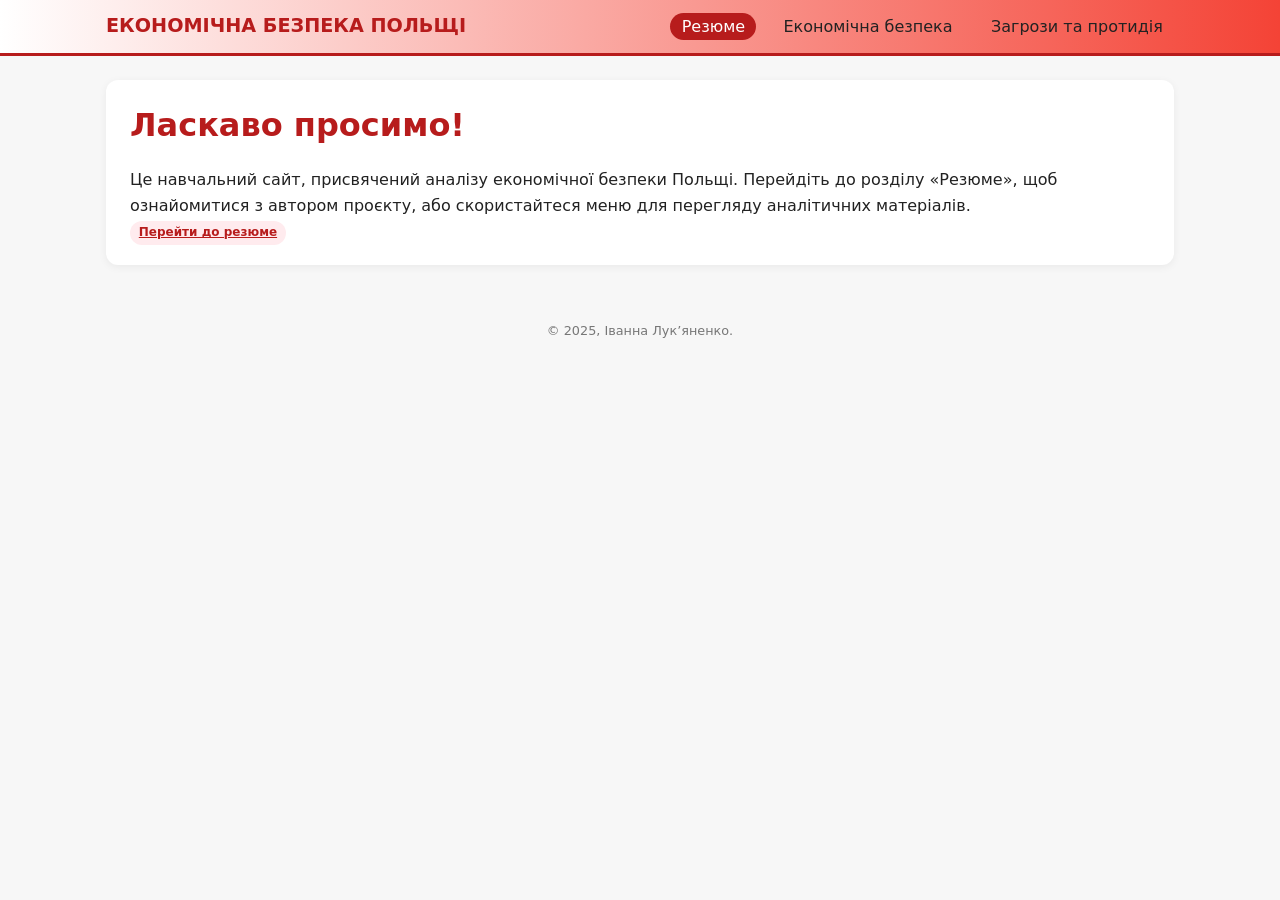
<file: index.html>
<!-- index.html -->
<!DOCTYPE html>
<html lang="uk">
<head>
    <meta charset="UTF-8">
    <title>Головна – Економічна безпека Польщі</title>
    <link rel="stylesheet" href="style.css">
</head>
<body>
<header>
    <nav class="navbar">
        <div class="logo">Економічна безпека польщі</div>
        <ul>
            <li><a href="index.html" class="active">Резюме</a></li>
            <li><a href="economy.html">Економічна безпека</a></li>
            <li><a href="threats.html">Загрози та протидія</a></li>
        </ul>
    </nav>
</header>

<main class="main">
    <!-- Можна просто скопіювати вміст з resume.html -->
    <section class="section">
        <h1>Ласкаво просимо!</h1>
        <p>Це навчальний сайт, присвячений аналізу економічної безпеки Польщі. 
            Перейдіть до розділу «Резюме», щоб ознайомитися з автором проєкту, 
            або скористайтеся меню для перегляду аналітичних матеріалів.</p>
        <p><a href="resume.html" class="badge">Перейти до резюме</a></p>
    </section>
</main>

<footer>
    © 2025, Іванна Лук’яненко.
</footer>
</body>
</html>
</file>
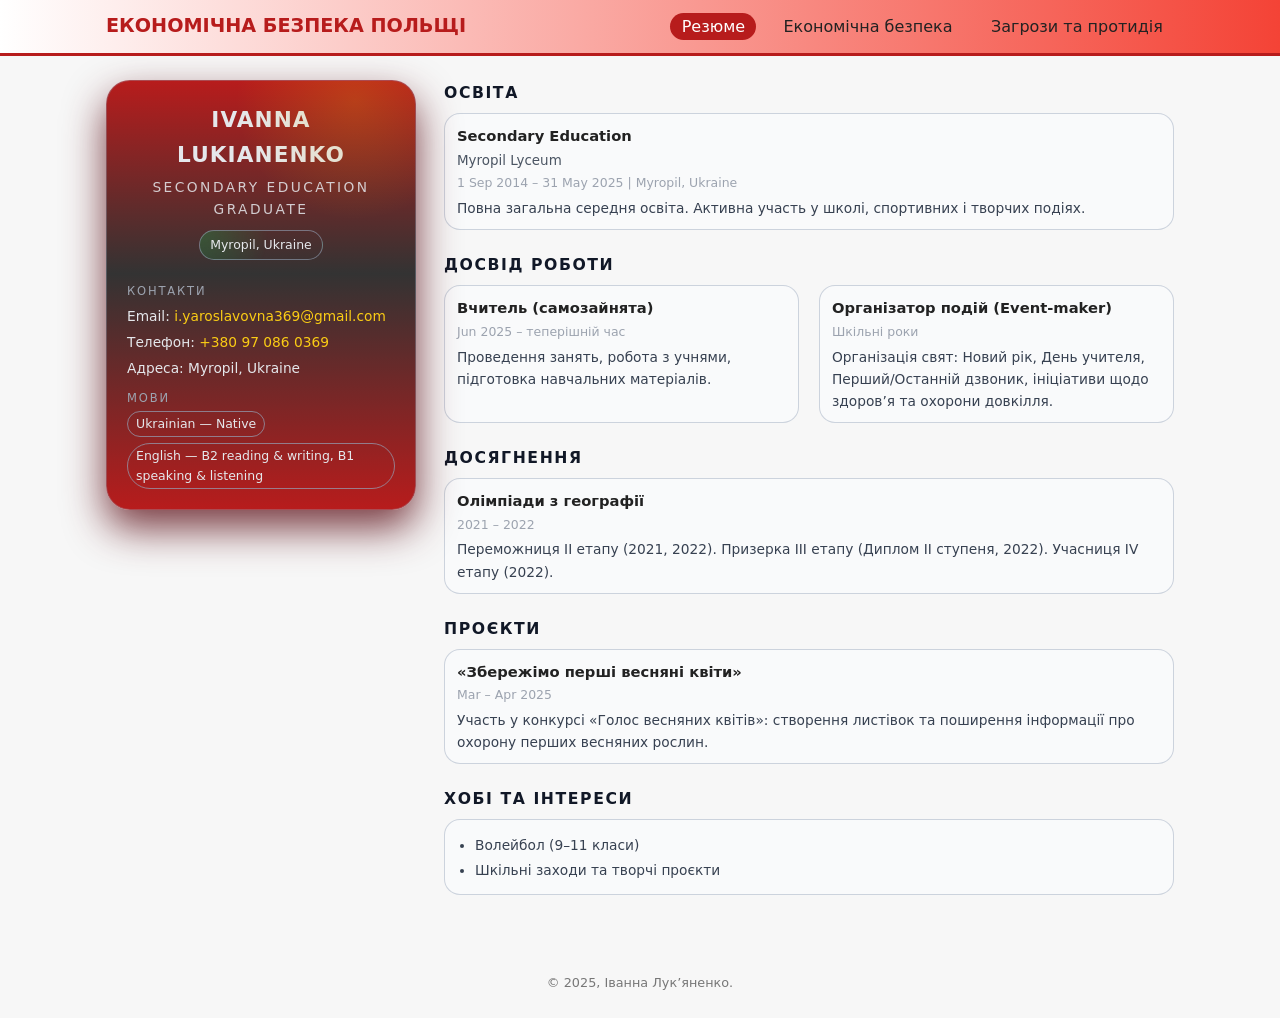
<file: resume.html>
<!-- resume.html -->
<!DOCTYPE html>
<html lang="uk">
    <head>
    <meta charset="UTF-8">
    <title>Резюме – Економічна безпека Польщі</title>
    <link rel="stylesheet" href="style.css">
</head>
<body>
<header>
    <nav class="navbar">
        <div class="logo">Економічна безпека польщі</div>
        <ul>
            <li><a href="resume.html" class="active">Резюме</a></li>
            <li><a href="economy.html">Економічна безпека</a></li>
            <li><a href="threats.html">Загрози та протидія</a></li>
        </ul>
    </nav>
</header>

<main class="main">
    <div class="hero-layout">
        
        <!-- LEFT: resume card -->
        <aside class="resume-card">
            <div class="resume-name">Ivanna Lukianenko</div>
            <div class="resume-role">Secondary Education Graduate</div>

            <div style="text-align:center;">
                <div class="location-pill">
                    <span>Myropil, Ukraine</span>
                </div>
            </div>

            <div class="resume-meta-label">Контакти</div>
            <ul class="contact-list">
                <li>Email: <a href="mailto:i.yaroslavovna369@gmail.com">i.yaroslavovna369@gmail.com</a></li>
                <li>Телефон: <a href="tel:+380970860369">+380 97 086 0369</a></li>
                <li>Адреса: Myropil, Ukraine</li>
            </ul>

            <div class="resume-meta-label">Мови</div>
            <div class="language-badges">
                <span>Ukrainian — Native</span>
                <span>English — B2 reading & writing, B1 speaking & listening</span>
            </div>
        </aside>

        <!-- RIGHT: details -->
        <div>

            <!-- Освіта -->
            <div class="resume-section-block">
                <div class="resume-section-title">Освіта</div>
                <div class="resume-grid-two">
                    <article class="resume-item">
                        <div class="item-title">Secondary Education</div>
                        <div class="item-subtitle">Myropil Lyceum</div>
                        <div class="item-dates">1 Sep 2014 – 31 May 2025 | Myropil, Ukraine</div>
                        <p class="item-text">
                            Повна загальна середня освіта. Активна участь у школі, спортивних і творчих подіях.
                        </p>
                    </article>
                </div>
            </div>

            <!-- Досвід -->
            <div class="resume-section-block">
                <div class="resume-section-title">Досвід роботи</div>
                <div class="resume-grid-two">
                    <article class="resume-item">
                        <div class="item-title">Вчитель (самозайнята)</div>
                        <div class="item-dates">Jun 2025 – теперішній час</div>
                        <p class="item-text">
                            Проведення занять, робота з учнями, підготовка навчальних матеріалів.
                        </p>
                    </article>

                    <article class="resume-item">
                        <div class="item-title">Організатор подій (Event-maker)</div>
                        <div class="item-dates">Шкільні роки</div>
                        <p class="item-text">
                            Організація свят: Новий рік, День учителя, Перший/Останній дзвоник, 
                            ініціативи щодо здоров’я та охорони довкілля.
                        </p>
                    </article>
                </div>
            </div>

            <!-- Досягнення -->
            <div class="resume-section-block">
                <div class="resume-section-title">Досягнення</div>
                <div class="resume-grid-two">
                    <article class="resume-item">
                        <div class="item-title">Олімпіади з географії</div>
                        <div class="item-dates">2021 – 2022</div>
                        <p class="item-text">
                            Переможниця ІІ етапу (2021, 2022). Призерка ІІІ етапу (Диплом ІІ ступеня, 2022).
                            Учасниця IV етапу (2022).
                        </p>
                    </article>
                </div>
            </div>

            <!-- Проєкти -->
            <div class="resume-section-block">
                <div class="resume-section-title">Проєкти</div>
                <div class="resume-grid-two">
                    <article class="resume-item">
                        <div class="item-title">«Збережімо перші весняні квіти»</div>
                        <div class="item-dates">Mar – Apr 2025</div>
                        <p class="item-text">
                            Участь у конкурсі «Голос весняних квітів»: створення листівок та 
                            поширення інформації про охорону перших весняних рослин.
                        </p>
                    </article>
                </div>
            </div>

            <!-- Хобі та інтереси -->
            <div class="resume-section-block">
                <div class="resume-section-title">Хобі та інтереси</div>
                <div class="resume-grid-two">
                    <article class="resume-item">
                        <ul class="compact-list">
                            <li>Волейбол (9–11 класи)</li>
                            <li>Шкільні заходи та творчі проєкти</li>
                        </ul>
                    </article>
                </div>
            </div>

        </div>
    </div>
</main>


<footer>
    © 2025, Іванна Лук’яненко.
</footer>
</body>
</html>
</file>
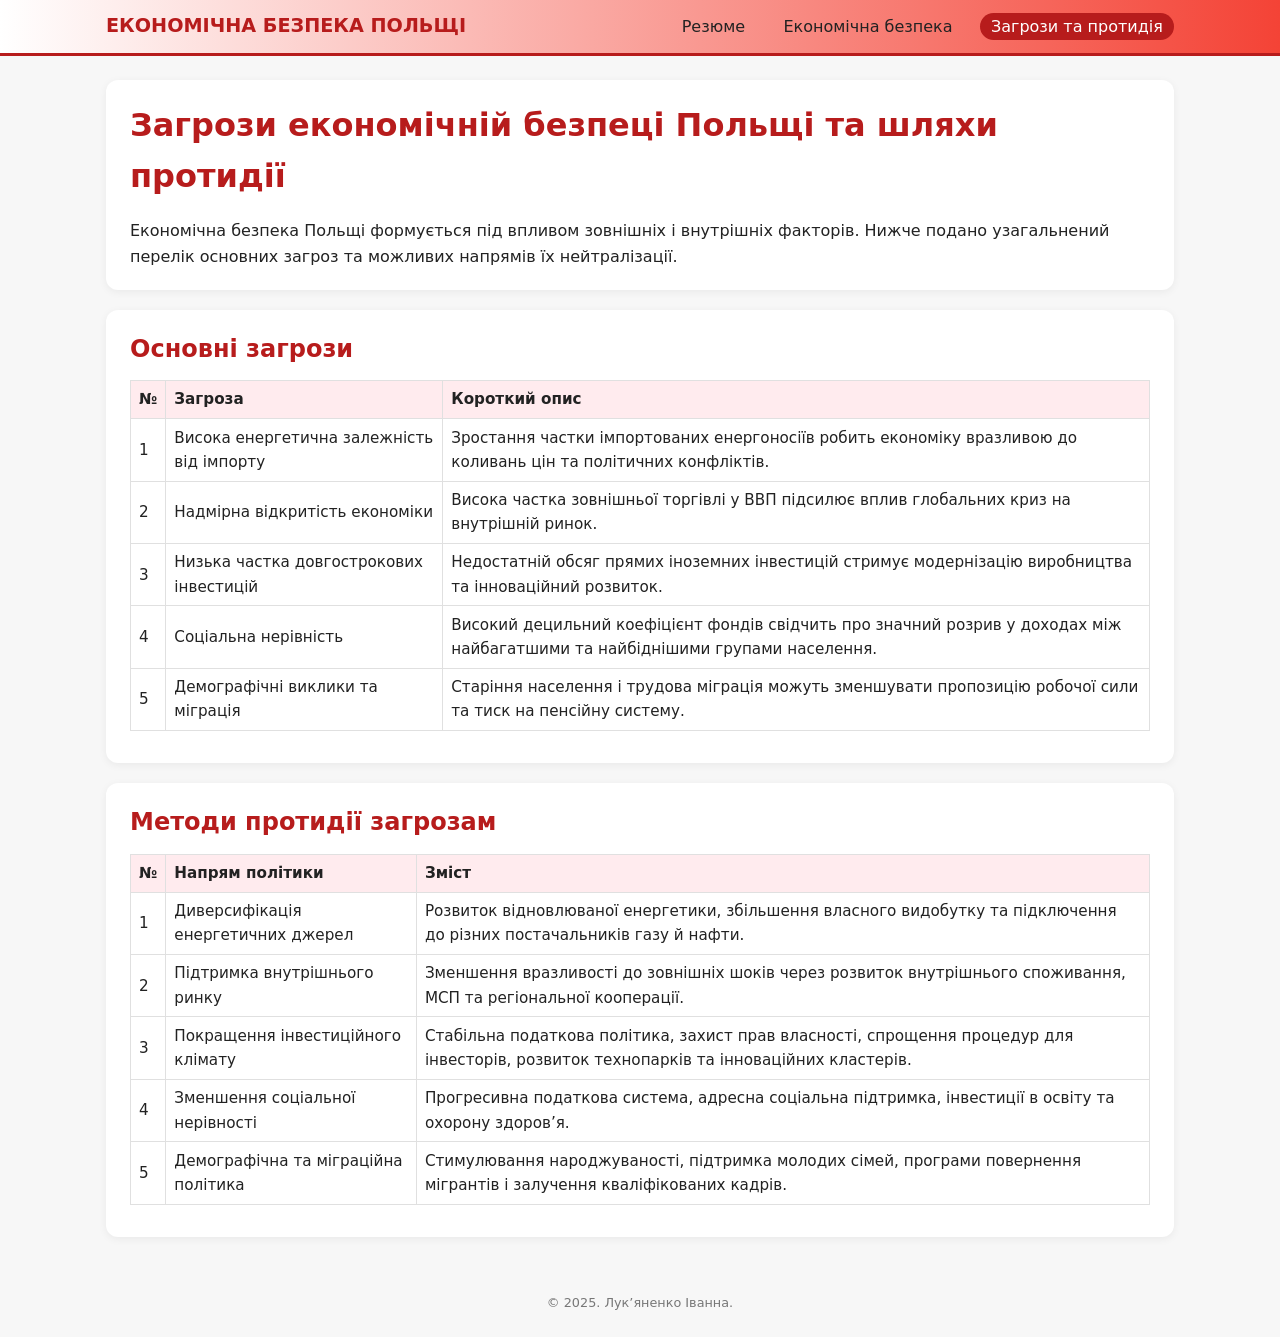
<file: threats.html>
<!-- threats.html -->
<!DOCTYPE html>
<html lang="uk">
<head>
    <meta charset="UTF-8">
    <title>Загрози та протидія – Економічна безпека Польщі</title>
    <link rel="stylesheet" href="style.css">
</head>
<body>
<header>
    <nav class="navbar">
        <div class="logo">Економічна безпека польщі</div>
        <ul>
            <li><a href="resume.html">Резюме</a></li>
            <li><a href="economy.html">Економічна безпека</a></li>
            <li><a href="threats.html" class="active">Загрози та протидія</a></li>
        </ul>
    </nav>
</header>

<main class="main">
    <section class="section">
        <h1>Загрози економічній безпеці Польщі та шляхи протидії</h1>
        <p>
            Економічна безпека Польщі формується під впливом зовнішніх і внутрішніх факторів. 
            Нижче подано узагальнений перелік основних загроз та можливих напрямів їх нейтралізації.
        </p>
    </section>

    <section class="section">
        <h2>Основні загрози</h2>
        <table>
            <thead>
            <tr>
                <th>№</th>
                <th>Загроза</th>
                <th>Короткий опис</th>
            </tr>
            </thead>
            <tbody>
            <tr>
                <td>1</td>
                <td>Висока енергетична залежність від імпорту</td>                
                <td>Зростання частки імпортованих енергоносіїв робить економіку вразливою до коливань цін та політичних конфліктів.</td>
            </tr>
            <tr>
                <td>2</td>
                <td>Надмірна відкритість економіки</td>
                <td>Висока частка зовнішньої торгівлі у ВВП підсилює вплив глобальних криз на внутрішній ринок.</td>
            </tr>
            <tr>
                <td>3</td>
                <td>Низька частка довгострокових інвестицій</td>
                <td>Недостатній обсяг прямих іноземних інвестицій стримує модернізацію виробництва та інноваційний розвиток.</td>
            </tr>
            <tr>
                <td>4</td>
                <td>Соціальна нерівність</td>
                <td>Високий децильний коефіцієнт фондів свідчить про значний розрив у доходах між найбагатшими та найбіднішими групами населення.</td>
            </tr>
            <tr>
                <td>5</td>
                <td>Демографічні виклики та міграція</td>
                <td>Старіння населення і трудова міграція можуть зменшувати пропозицію робочої сили та тиск на пенсійну систему.</td>
            </tr>
            </tbody>
        </table>
    </section>

    <section class="section">
        <h2>Методи протидії загрозам</h2>
        <table>
            <thead>
            <tr>
                <th>№</th>
                <th>Напрям політики</th>
                <th>Зміст</th>
            </tr>
            </thead>
            <tbody>
            <tr>
                <td>1</td>
                <td>Диверсифікація енергетичних джерел</td>
                <td>Розвиток відновлюваної енергетики, збільшення власного видобутку та підключення до різних постачальників газу й нафти.</td>
            </tr>
            <tr>
                <td>2</td>
                <td>Підтримка внутрішнього ринку</td>
                <td>Зменшення вразливості до зовнішніх шоків через розвиток внутрішнього споживання, МСП та регіональної кооперації.</td>
            </tr>
            <tr>
                <td>3</td>
                <td>Покращення інвестиційного клімату</td>
                <td>Стабільна податкова політика, захист прав власності, спрощення процедур для інвесторів, розвиток технопарків та інноваційних кластерів.</td>
            </tr>
            <tr>
                <td>4</td>
                <td>Зменшення соціальної нерівності</td>
                <td>Прогресивна податкова система, адресна соціальна підтримка, інвестиції в освіту та охорону здоров’я.</td>
            </tr>
            <tr>
                <td>5</td>
                <td>Демографічна та міграційна політика</td>
                <td>Стимулювання народжуваності, підтримка молодих сімей, програми повернення мігрантів і залучення кваліфікованих кадрів.</td>
            </tr>
            </tbody>
        </table>
    </section>
</main>

<footer>
    © 2025. Лук’яненко Іванна.
</footer>
</body>
</html>
</file>
<file: style.css>
:root {
    --pt-green: #006634;
    --pt-red: #d80027;
    --pt-yellow: #ffcc00;
    --bg: #f3f5fb;
    --bg-alt: #ffffff;
    --text: #1f2430;
    --muted: #6c7280;
    --border-subtle: rgba(15, 23, 42, 0.08);
    --shadow-soft: 0 18px 45px rgba(15, 23, 42, 0.14);
    --radius-lg: 24px;
    --radius-md: 16px;
}
/* css/style.css */
* {
    box-sizing: border-box;
    margin: 0;
    padding: 0;
}

body {
    font-family: system-ui, -apple-system, BlinkMacSystemFont, "Segoe UI", sans-serif;
    line-height: 1.6;
    background-color: #f7f7f7;
    color: #222;
}

/* Шапка та меню */
header {
    background: linear-gradient(90deg, #ffffff 0%, #f44336 100%);
    border-bottom: 3px solid #b71c1c;
    position: sticky;
    top: 0;
    z-index: 100;
}

.navbar {
    max-width: 1100px;
    margin: 0 auto;
    display: flex;
    align-items: center;
    justify-content: space-between;
    padding: 0.7rem 1rem;
}

.navbar .logo {
    font-weight: 700;
    font-size: 1.2rem;
    color: #b71c1c;
    text-transform: uppercase;
}

.navbar ul {
    list-style: none;
    display: flex;
    gap: 1rem;
}

.navbar a {
    text-decoration: none;
    color: #222;
    font-weight: 500;
    padding: 0.25rem 0.7rem;
    border-radius: 999px;
    transition: background 0.2s, color 0.2s;
}

.navbar a:hover,
.navbar a.active {
    background: #b71c1c;
    color: #fff;
}

/* Контейнер сторінки */
.main {
    max-width: 1100px;
    margin: 1.5rem auto 2.5rem;
    padding: 0 1rem;
}

h1, h2, h3 {
    margin-bottom: 0.75rem;
    color: #b71c1c;
}

h1 {
    font-size: 2rem;
    margin-bottom: 1rem;
}

.section {
    background: #ffffff;
    border-radius: 0.75rem;
    padding: 1.25rem 1.5rem;
    margin-bottom: 1.25rem;
    box-shadow: 0 2px 8px rgba(0,0,0,0.06);
}

.section + .section {
    margin-top: 1rem;
}

/* Резюме */


/* Таблиці та списки */
table {
    width: 100%;
    border-collapse: collapse;
    margin-top: 0.75rem;
    margin-bottom: 0.75rem;
    font-size: 0.95rem;
}

table thead {
    background: #ffebee;
}

table th, table td {
    border: 1px solid #e0e0e0;
    padding: 0.4rem 0.5rem;
    text-align: left;
}

table th {
    font-weight: 600;
}

.badge {
    display: inline-block;
    padding: 0.15rem 0.55rem;
    border-radius: 999px;
    font-size: 0.75rem;
    background: #ffebee;
    color: #b71c1c;
    font-weight: 600;
}

ul.custom-list {
    margin-left: 1.1rem;
    margin-top: 0.5rem;
}

ul.custom-list li {
    margin-bottom: 0.4rem;
}

/* Блок з прапором */
.flag-box {
    display: flex;
    align-items: center;
    gap: 1rem;
    margin-bottom: 1rem;
}

.flag-box img {
    width: 80px;
    height: auto;
    border-radius: 0.4rem;
    border: 2px solid #b71c1c;
}

/* Графіки */
.charts-grid {
    display: grid;
    grid-template-columns: repeat(auto-fit, minmax(260px, 1fr));
    gap: 1.25rem;
    margin-top: 1rem;
}

.chart-card {
    background: #ffffff;
    border-radius: 0.75rem;
    padding: 0.75rem;
    box-shadow: 0 2px 8px rgba(0,0,0,0.04);
    border: 1px solid #f0f0f0;
}

.chart-card h3 {
    font-size: 0.95rem;
    margin-bottom: 0.25rem;
}

/* Футер */
footer {
    text-align: center;
    font-size: 0.8rem;
    color: #777;
    padding: 1rem 0 1.5rem;
}

/* Адаптивність */
@media (max-width: 768px) {
    .navbar {
        flex-direction: column;
        align-items: flex-start;
        gap: 0.4rem;
    }

    .resume-grid {
        grid-template-columns: 1fr;
    }

    .flag-box {
        flex-direction: row;
    }
}

/* General sections */



/* left resume */

.hero-layout {
    display: grid;
    grid-template-columns: minmax(260px, 310px) minmax(0, 1.8fr);
    gap: 28px;
    align-items: flex-start;
}

.resume-card {
    background: linear-gradient(180deg, #b71c1c, #333333 45%, #b71c1c 100%);
    color: #e5e7eb;
    border-radius: var(--radius-lg);
    padding: 22px 20px 20px;
    box-shadow: 0 18px 40px rgba(97, 23, 32, 0.85);
    position: relative;
    overflow: hidden;
    border: 1px solid rgba(148,163,184,0.35);
}

.resume-card::before {
    content: "";
    position: absolute;
    width: 280px;
    height: 280px;
    background: radial-gradient(circle, rgba(234,179,8,0.24) 0, transparent 60%);
    top: -120px;
    right: -80px;
    opacity: 0.9;
}

.avatar-ring {
    width: 190px;
    height: 190px;
    margin: 0 auto 14px;
    border-radius: 999px;
    padding: 5px;
    background: conic-gradient(from 200deg, var(--pt-green), var(--pt-red), var(--pt-yellow), var(--pt-green));
    display: flex;
    align-items: center;
    justify-content: center;
    box-shadow: 0 14px 30px rgba(0,0,0,0.65);
}

.avatar-ring img {
    width: 100%;
    height: 100%;
    border-radius: 999px;
    object-fit: cover;
    border: 4px solid rgba(15,23,42,0.9);
}

.resume-name {
    text-align: center;
    font-size: 1.35rem;
    font-weight: 800;
    letter-spacing: 0.05em;
    text-transform: uppercase;
    margin-bottom: 4px;
}

.resume-role {
    text-align: center;
    font-size: 0.86rem;
    text-transform: uppercase;
    letter-spacing: 0.18em;
    color: #e5e7eb;
    opacity: 0.86;
    margin-bottom: 10px;
}

.location-pill {
    display: inline-flex;
    align-items: center;
    gap: 6px;
    font-size: 0.78rem;
    padding: 4px 10px;
    border-radius: 999px;
    border: 1px solid rgba(148,163,184,0.6);
    background: radial-gradient(circle at 0 0, rgba(22,163,74,0.35) 0, transparent 55%);
    margin: 0 auto 12px;
}

.location-pill span {
    display: inline-block;
}

.contact-list {
    list-style: none;
    padding: 0;
    margin: 4px 0 0;
    font-size: 0.86rem;
}

.contact-list li {
    margin-bottom: 4px;
}

.contact-list a {
    color: #facc15;
    text-decoration: none;
}

.contact-list a:hover {
    text-decoration: underline;
}

.resume-meta-label {
    font-size: 0.72rem;
    text-transform: uppercase;
    letter-spacing: 0.16em;
    color: #9ca3af;
    margin-top: 10px;
    margin-bottom: 4px;
}

.language-badges {
    display: flex;
    flex-wrap: wrap;
    gap: 6px;
    font-size: 0.78rem;
}

.language-badges span {
    padding: 2px 8px;
    border-radius: 999px;
    border: 1px solid rgba(148,163,184,0.7);
}

/* Resume right column */

.resume-section-block {
    margin-bottom: 22px;
}

.resume-section-title {
    font-size: 0.98rem;
    text-transform: uppercase;
    letter-spacing: 0.1em;
    color: #111827;
    font-weight: 700;
    margin-bottom: 8px;
}

.resume-section-description {
    font-size: 0.9rem;
    color: var(--muted);
    margin-bottom: 10px;
}

.resume-grid-two {
    display: grid;
    grid-template-columns: repeat(auto-fit, minmax(230px, 1fr));
    gap: 14px 20px;
}

.resume-item {
    background: #f9fafb;
    border-radius: var(--radius-md);
    padding: 10px 12px;
    border: 1px solid rgba(148,163,184,0.45);
}

.item-title {
    font-size: 0.92rem;
    font-weight: 600;
    margin-bottom: 2px;
}

.item-subtitle {
    font-size: 0.84rem;
    color: #4b5563;
    margin-bottom: 2px;
}

.item-dates {
    font-size: 0.78rem;
    color: #9ca3af;
    margin-bottom: 4px;
}

.item-text {
    font-size: 0.86rem;
    color: #374151;
    margin: 0;
}

.compact-list {
    margin: 4px 0 0;
    padding-left: 18px;
    font-size: 0.86rem;
    color: #374151;
}

.compact-list li {
    margin-bottom: 3px;
}
</file>
